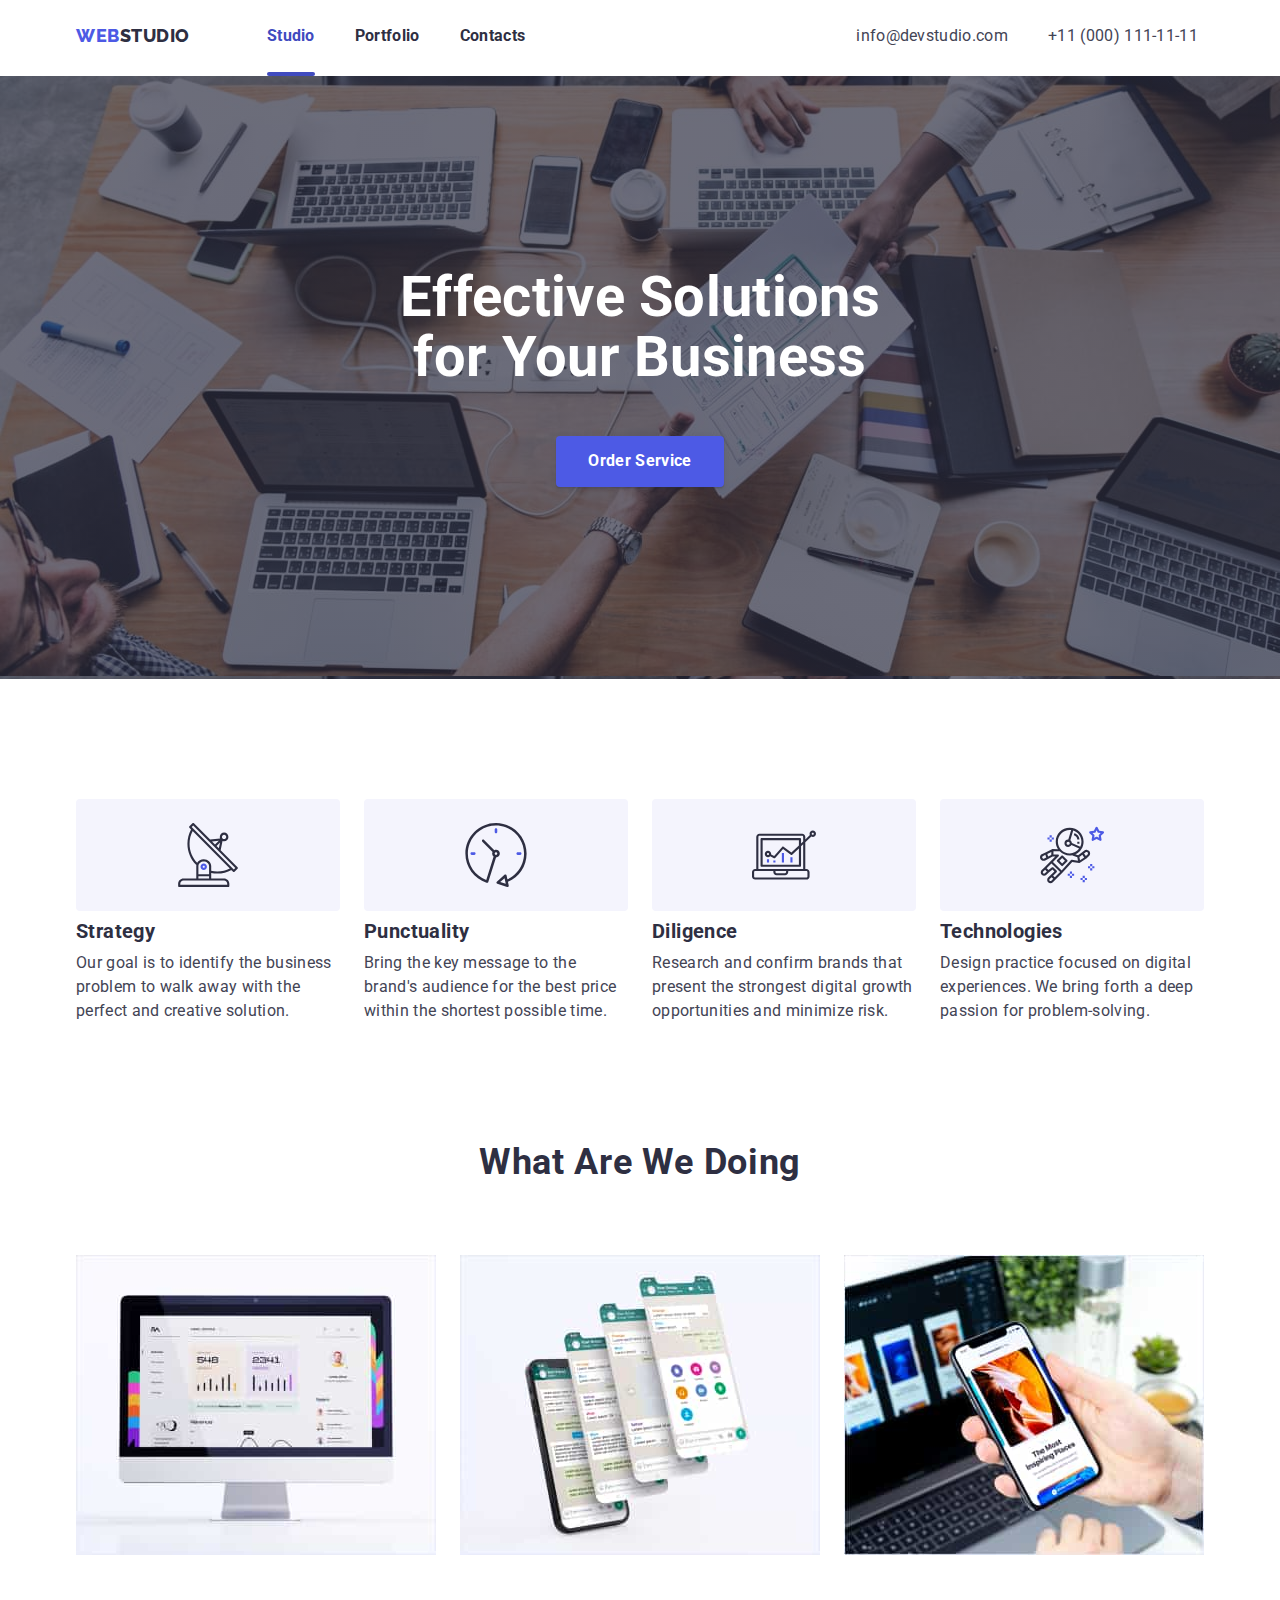
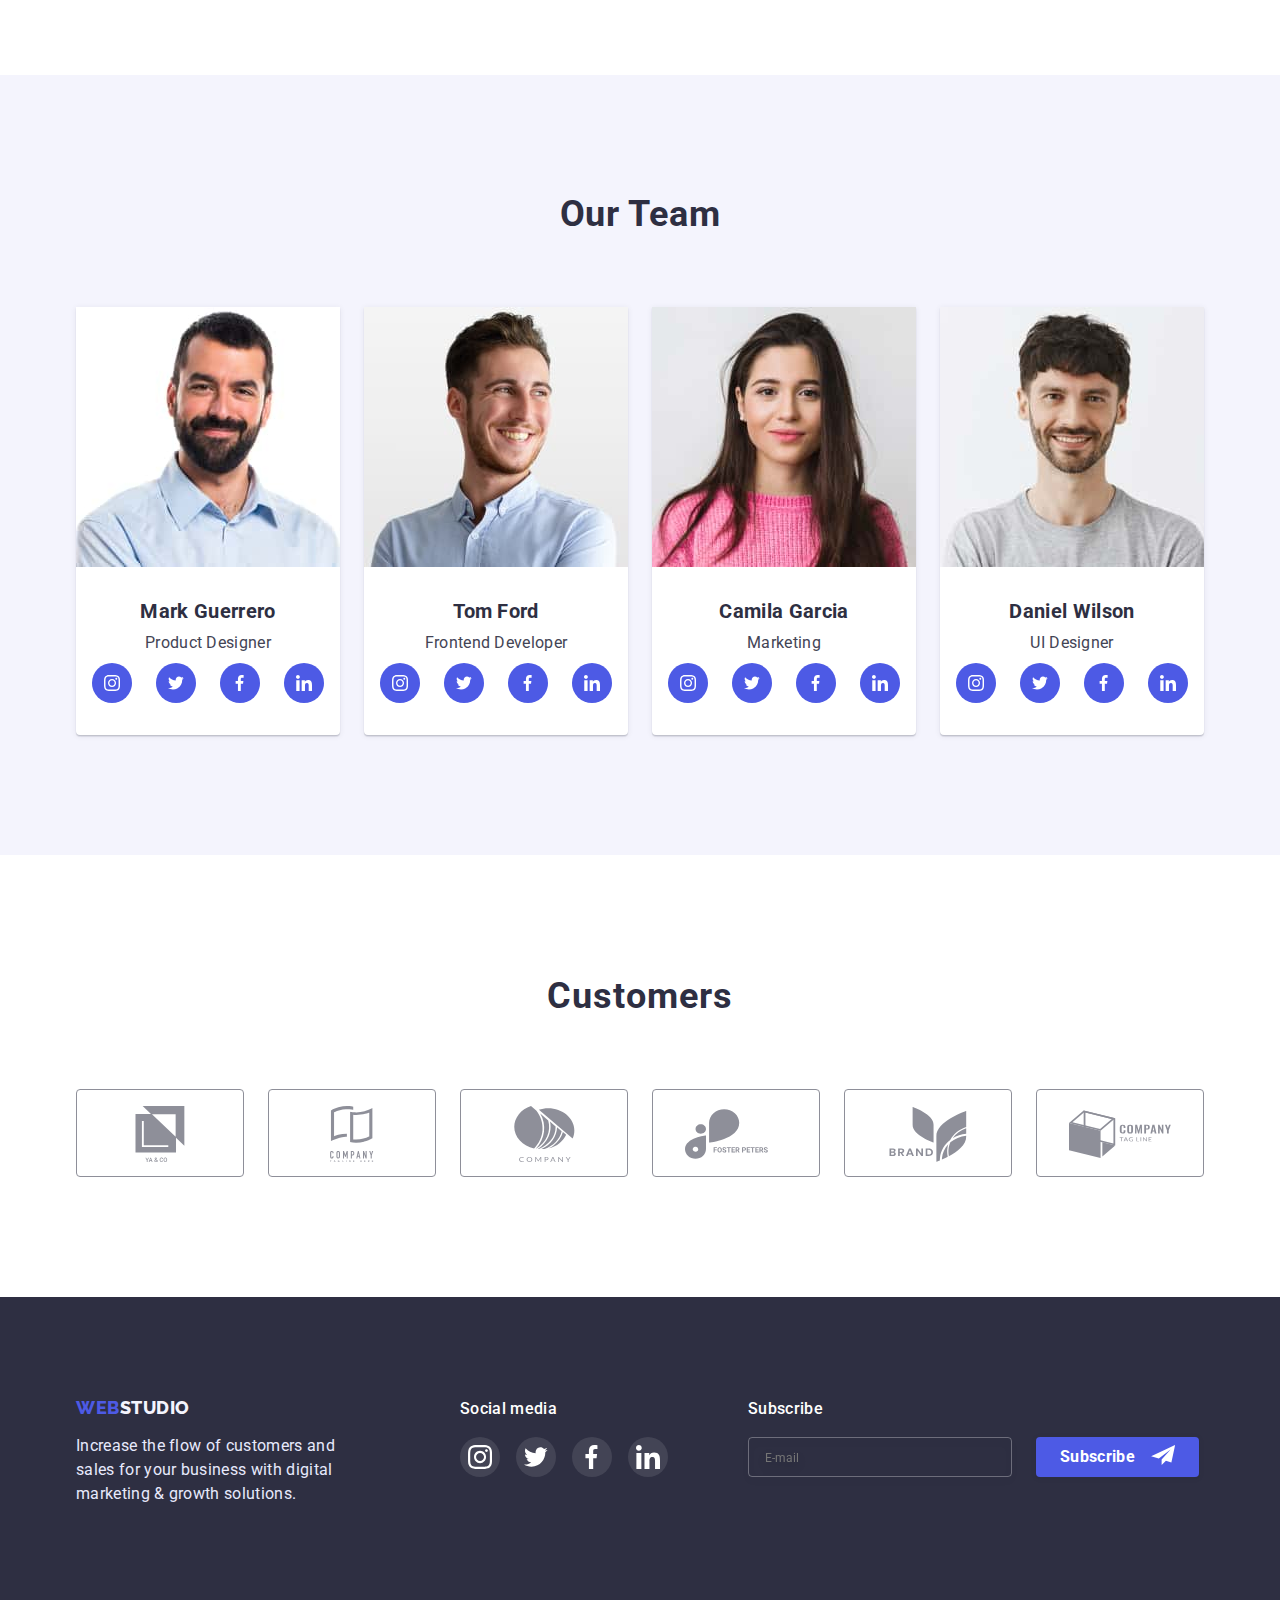
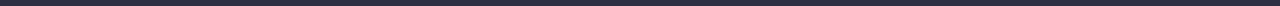
<file: index.html>
<!DOCTYPE html>
<html lang="en">
  <head>
    <meta charset="UTF-8" />
    <meta http-equiv="X-UA-Compatible" content="IE=edge" />
    <meta name="viewport" content="width=device-width, initial-scale=1.0" />
    <title>Web studio</title>
    <link rel="preconnect" href="https://fonts.googleapis.com" />
    <link rel="preconnect" href="https://fonts.gstatic.com" crossorigin />
    <link
      href="https://fonts.googleapis.com/css2?family=Raleway:wght@800&family=Roboto:wght@400;700&display=swap"
      rel="stylesheet"
    />
    <link rel="stylesheet" href="./css/modern-normalize.css" />
    <link rel="stylesheet" href="./css/styles.css" />
  </head>
  <body>
    <header class="header">
      <div class="container container-header">
        <nav class="site-nav">
          <a href="./index.html" class="logo">
            <span class="blue-logo">web</span>studio</a
          >
          <ul class="nav-list">
            <li class="current-studio">
              <a class="studio-link" href="./index.html">Studio</a>
            </li>

            <li><a href="./portfolio.html">Portfolio</a></li>

            <li><a href="">Contacts</a></li>
          </ul>
        </nav>
        <!-- Contacts -->
        <ul class="contact-list">
          <li class="envelope">
            <a href="mailto:info@devstudio.com">info@devstudio.com</a>
          </li>
          <li>
            <a class="phone" href="tel:+110001111111">+11 (000) 111-11-11</a>
          </li>
        </ul>
      </div>
    </header>
    <main>
      <!-- ============================HERO================== -->
      <section class="hero">
        <h1 class="hero-title">Effective Solutions for Your Business</h1>
        <button data-modal-open type="button" class="blue-button">
          Order Service
        </button>
      </section>
      <!--======================= List of advantages========================= -->
      <section class="advantages-section">
        <h2 class="visually-hidden">advantages</h2>
        <div class="container container-advantages">
          <ul class="advantages-list">
            <li>
              <div class="advantages-icon-container">
                <svg class="advantages-icon" width="64px" height="64px">
                  <use href="./images/icon.svg#icon-antenna"></use>
                </svg>
              </div>
              <h3 class="advantages-sub-title">Strategy</h3>
              <p class="advantages-list-item">
                Our goal is to identify the business problem to walk away with
                the perfect and creative solution.
              </p>
            </li>
            <li>
              <div class="advantages-icon-container">
                <svg class="advantages-icon" width="64px" height="64px">
                  <use href="./images/icon.svg#icon-clock"></use>
                </svg>
              </div>
              <h3 class="advantages-sub-title">Punctuality</h3>
              <p class="advantages-list-item">
                Bring the key message to the brand's audience for the best price
                within the shortest possible time.
              </p>
            </li>
            <li>
              <div class="advantages-icon-container">
                <svg class="advantages-icon" width="64px" height="64px">
                  <use href="./images/icon.svg#icon-diagram"></use>
                </svg>
              </div>
              <h3 class="advantages-sub-title">Diligence</h3>
              <p class="advantages-list-item">
                Research and confirm brands that present the strongest digital
                growth opportunities and minimize risk.
              </p>
            </li>
            <li>
              <div class="advantages-icon-container">
                <svg class="advantages-icon" width="64px" height="64px">
                  <use href="./images/icon.svg#icon-astronaut"></use>
                </svg>
              </div>
              <h3 class="advantages-sub-title">Technologies</h3>
              <p class="advantages-list-item">
                Design practice focused on digital experiences. We bring forth a
                deep passion for problem-solving.
              </p>
            </li>
          </ul>
        </div>
      </section>
      <!-- Offers -->
      <section class="occupation">
        <div class="container-occupation container">
          <h2 class="occupation-title">What Are We Doing</h2>
          <ul class="occupation-list">
            <li>
              <img src="./images/1.jpg" alt="Computer screen" width="360" />
            </li>
            <li>
              <img src="./images/2.jpg" alt="Phone screen" width="360" />
            </li>
            <li>
              <img
                src="./images/3.jpg"
                alt="Phone and computer screen"
                width="360"
              />
            </li>
          </ul>
        </div>
      </section>
      <!-- Team -->
      <section class="our-team">
        <div class="container-our-team container">
          <h2 class="our-team-title">Our Team</h2>
          <ul class="member-list">
            <!-- ======================================Mark================================================ -->
            <li class="our-team-item">
              <img
                src="./images/mark_guerrero.jpg"
                alt="Mark Guerrero's photo"
                width="264"
              />
              <div class="our-team-member">
                <h3 class="member">Mark Guerrero</h3>
                <p>Product Designer</p>
                <ul class="socials-list">
                  <li class="socials-list-item">
                    <a href="" class="socials-link">
                      <svg class="socials-item" width="40px" height="40px">
                        <use
                          class="use-socials"
                          href="./images/icon.svg#icon-instagram"
                        ></use>
                      </svg>
                    </a>
                  </li>
                  <li class="socials-list-item">
                    <a href="" class="socials-link">
                      <svg class="socials-item" width="40px" height="40px">
                        <use
                          class="use-socials"
                          href="./images/icon.svg#icon-tweeter"
                        ></use>
                      </svg>
                    </a>
                  </li>
                  <li class="socials-list-item">
                    <a href="" class="socials-link">
                      <svg class="socials-item" width="40px" height="40px">
                        <use
                          class="use-socials"
                          href="./images/icon.svg#icon-facebook"
                        ></use>
                      </svg>
                    </a>
                  </li>
                  <li class="socials-list-item">
                    <a href="" class="socials-link">
                      <svg class="socials-item" width="40px" height="40px">
                        <use
                          class="use-socials"
                          href="./images/icon.svg#icon-linkedin"
                        ></use>
                      </svg>
                    </a>
                  </li>
                </ul>
              </div>
            </li>
            <!-- ======================================Tom================================================ -->
            <li class="our-team-item">
              <img
                src="./images/tom_ford.jpg"
                alt="Tom Ford's photo"
                width="264"
              />
              <div class="our-team-member">
                <h3 class="member">Tom Ford</h3>
                <p>Frontend Developer</p>
                <ul class="socials-list">
                  <li class="socials-list-item">
                    <a href="" class="socials-link">
                      <svg class="socials-item" width="40px" height="40px">
                        <use
                          class="use-socials"
                          href="./images/icon.svg#icon-instagram"
                        ></use>
                      </svg>
                    </a>
                  </li>
                  <li class="socials-list-item">
                    <a href="" class="socials-link">
                      <svg class="socials-item" width="40px" height="40px">
                        <use
                          class="use-socials"
                          href="./images/icon.svg#icon-tweeter"
                        ></use>
                      </svg>
                    </a>
                  </li>
                  <li class="socials-list-item">
                    <a href="" class="socials-link">
                      <svg class="socials-item" width="40px" height="40px">
                        <use
                          class="use-socials"
                          href="./images/icon.svg#icon-facebook"
                        ></use>
                      </svg>
                    </a>
                  </li>
                  <li class="socials-list-item">
                    <a href="" class="socials-link">
                      <svg class="socials-item" width="40px" height="40px">
                        <use
                          class="use-socials"
                          href="./images/icon.svg#icon-linkedin"
                        ></use>
                      </svg>
                    </a>
                  </li>
                </ul>
              </div>
            </li>
            <!-- ======================================Camila================================================ -->
            <li class="our-team-item">
              <img
                src="./images/camila_garcia.jpg"
                alt="Camila Garcia's photo"
                width="264"
              />
              <div class="our-team-member">
                <h3 class="member">Camila Garcia</h3>
                <p>Marketing</p>
                <ul class="socials-list">
                  <li class="socials-list-item">
                    <a href="" class="socials-link">
                      <svg class="socials-item" width="40px" height="40px">
                        <use
                          class="use-socials"
                          href="./images/icon.svg#icon-instagram"
                        ></use>
                      </svg>
                    </a>
                  </li>
                  <li class="socials-list-item">
                    <a href="" class="socials-link">
                      <svg class="socials-item" width="40px" height="40px">
                        <use
                          class="use-socials"
                          href="./images/icon.svg#icon-tweeter"
                        ></use>
                      </svg>
                    </a>
                  </li>
                  <li class="socials-list-item">
                    <a href="" class="socials-link">
                      <svg class="socials-item" width="40px" height="40px">
                        <use
                          class="use-socials"
                          href="./images/icon.svg#icon-facebook"
                        ></use>
                      </svg>
                    </a>
                  </li>
                  <li class="socials-list-item">
                    <a href="" class="socials-link">
                      <svg class="socials-item" width="40px" height="40px">
                        <use
                          class="use-socials"
                          href="./images/icon.svg#icon-linkedin"
                        ></use>
                      </svg>
                    </a>
                  </li>
                </ul>
              </div>
            </li>
            <!-- ======================================Daniel================================================ -->
            <li class="our-team-item">
              <img
                src="./images/daniel_wilson.jpg"
                alt="Daniel Wilson's photo"
                width="264"
              />
              <div class="our-team-member">
                <h3 class="member">Daniel Wilson</h3>
                <p>UI Designer</p>
                <ul class="socials-list">
                  <li class="socials-list-item">
                    <a href="" class="socials-link">
                      <svg class="socials-item" width="40px" height="40px">
                        <use
                          class="use-socials"
                          href="./images/icon.svg#icon-instagram"
                        ></use>
                      </svg>
                    </a>
                  </li>
                  <li class="socials-list-item">
                    <a href="" class="socials-link">
                      <svg class="socials-item" width="40px" height="40px">
                        <use
                          class="use-socials"
                          href="./images/icon.svg#icon-tweeter"
                        ></use>
                      </svg>
                    </a>
                  </li>
                  <li class="socials-list-item">
                    <a href="" class="socials-link">
                      <svg class="socials-item" width="40px" height="40px">
                        <use
                          class="use-socials"
                          href="./images/icon.svg#icon-facebook"
                        ></use>
                      </svg>
                    </a>
                  </li>
                  <li class="socials-list-item">
                    <a href="" class="socials-link">
                      <svg class="socials-item" width="40px" height="40px">
                        <use
                          class="use-socials"
                          href="./images/icon.svg#icon-linkedin"
                        ></use>
                      </svg>
                    </a>
                  </li>
                </ul>
              </div>
            </li>
          </ul>
        </div>
      </section>
      <!-- ===============================================CUSTOMERS============================== -->
      <section class="customers">
        <div class="container">
          <h2 class="customers-title">Customers</h2>
          <ul class="customer-list">
            <li class="customer-list-item">
              <a href="" class="customer-list-item-link">
                <svg class="customers-item" width="40px" height="40px">
                  <use
                    class="use-customers"
                    href="./images/icon.svg#icon-ya"
                  ></use>
                </svg>
              </a>
            </li>
            <li class="customer-list-item">
              <a href="" class="customer-list-item-link">
                <svg class="customers-item" width="40px" height="40px">
                  <use
                    class="use-customers"
                    href="./images/icon.svg#icon-tagline-here"
                  ></use>
                </svg>
              </a>
            </li>
            <li class="customer-list-item">
              <a href="" class="customer-list-item-link">
                <svg class="customers-item" width="40px" height="40px">
                  <use
                    class="use-customers"
                    href="./images/icon.svg#icon-company"
                  ></use>
                </svg>
              </a>
            </li>
            <li class="customer-list-item">
              <a href="" class="customer-list-item-link">
                <svg class="customers-item" width="40px" height="40px">
                  <use
                    class="use-customers"
                    href="./images/icon.svg#icon-foster"
                  ></use>
                </svg>
              </a>
            </li>
            <li class="customer-list-item">
              <a href="" class="customer-list-item-link">
                <svg class="customers-item" width="40px" height="40px">
                  <use
                    class="use-customers"
                    href="./images/icon.svg#icon-brand"
                  ></use>
                </svg>
              </a>
            </li>
            <li class="customer-list-item">
              <a href="" class="customer-list-item-link">
                <svg class="customers-item" width="40px" height="40px">
                  <use
                    class="use-customers"
                    href="./images/icon.svg#icon-tagline"
                  ></use>
                </svg>
              </a>
            </li>
          </ul>
        </div>
      </section>
      <div class="backdrop is-hidden" data-modal>
        <div class="modal">
          <form class="modal-form">
            <p class="modal-text">
              Leave your contacts and we will call you back
            </p>
            <div class="form-container">
              <label for="name"
                >Name
                <input
                  class="inputs input-person"
                  type="text"
                  name="name"
                  id="name"
                />
                <svg class="svg-person" width="12px" height="12px">
                  <use
                    class="use-person"
                    href="./images/icon.svg#icon-person"
                  ></use>
                </svg>
              </label>
            </div>
            <div class="form-container">
              <label for="phone"
                >Phone
                <input
                  class="inputs input-phone"
                  type="tel"
                  name="phone"
                  id="phone"
                />
                <svg class="svg-phone" width="12px" height="12px">
                  <use
                    class="use-phone"
                    href="./images/icon.svg#icon-phone"
                  ></use>
                </svg>
              </label>
            </div>
            <div class="form-container">
              <label for="email"
                >Email
                <input
                  class="inputs input-email"
                  type="email"
                  name="email"
                  id="email"
                />
                <svg class="svg-email" width="12px" height="12px">
                  <use
                    class="use-envelope"
                    href="./images/icon.svg#icon-envelope"
                  ></use>
                </svg>
              </label>
            </div>
            <label for="comment">Comment</label>
            <textarea
              class="text-area"
              name="comment"
              id="comment"
              rows="6"
              placeholder="Text input"
            ></textarea>
            <div class="checkbox-container">
              <label for="checkbox" class="policy">
                I accept the terms and conditions of the
                <input
                  type="checkbox"
                  name="checkbox"
                  id="checkbox"
                  class="checkbox"
                />
                <span class="icon-checkbox"></span>
                <a href="" class="policy-link"> Privacy Policy</a>
              </label>
            </div>
            <button class="blue-button send" type="submit">Send</button>
          </form>
          <button class="close-button" type="button" data-modal-close>
            <svg class="cross">
              <use class="use-cross" href="./images/icon.svg#icon-cross"></use>
            </svg>
          </button>
        </div>
      </div>
    </main>
    <!-- ========================================================FOOTER=============================== -->
    <footer class="bottom">
      <div class="container bottom-container">
        <div class="logo-block">
          <a class="second-logo" href="./index.html">
            <span class="blue-logo">web</span>studio
          </a>
          <p class="summury">
            Increase the flow of customers and sales for your business with
            digital marketing & growth solutions.
          </p>
        </div>
        <div class="social-media">
          <h2 class="social-media-title">Social media</h2>
          <ul class="social-media-list">
            <li class="social-media-list-item">
              <a href="" class="social-media-link">
                <svg class="social-media-item" width="40px" height="40px">
                  <use
                    class="use-social-media"
                    href="./images/icon.svg#icon-instagram"
                  ></use>
                </svg>
              </a>
            </li>
            <li class="social-media-list-item">
              <a href="" class="social-media-link">
                <svg class="social-media-item" width="40px" height="40px">
                  <use
                    class="use-social-media"
                    href="./images/icon.svg#icon-tweeter"
                  ></use>
                </svg>
              </a>
            </li>
            <li class="social-media-list-item">
              <a href="" class="social-media-link">
                <svg class="social-media-item" width="40px" height="40px">
                  <use
                    class="use-social-media"
                    href="./images/icon.svg#icon-facebook"
                  ></use>
                </svg>
              </a>
            </li>
            <li class="social-media-list-item">
              <a href="" class="social-media-link">
                <svg class="social-media-item" width="40px" height="40px">
                  <use
                    class="use-social-media"
                    href="./images/icon.svg#icon-linkedin"
                  ></use>
                </svg>
              </a>
            </li>
          </ul>
        </div>
        <form class="subscribe-form">
          <div class="container-input">
            <label for="subscribe" class="subscribe"> Subscribe </label>
            <input
              class="subscribe-input"
              name="subscribe"
              type="email"
              id="subscribe"
              placeholder="E-mail"
            />
          </div>
          <button class="subscribe-button" type="submit">
            Subscribe
            <svg class="svg-send" width="24px" height="20px">
              <use class="use-send" href="./images/icon.svg#icon-send"></use>
            </svg>
          </button>
        </form>
      </div>
    </footer>
    <script src="./js/modal.js"></script>
  </body>
</html>
</file>
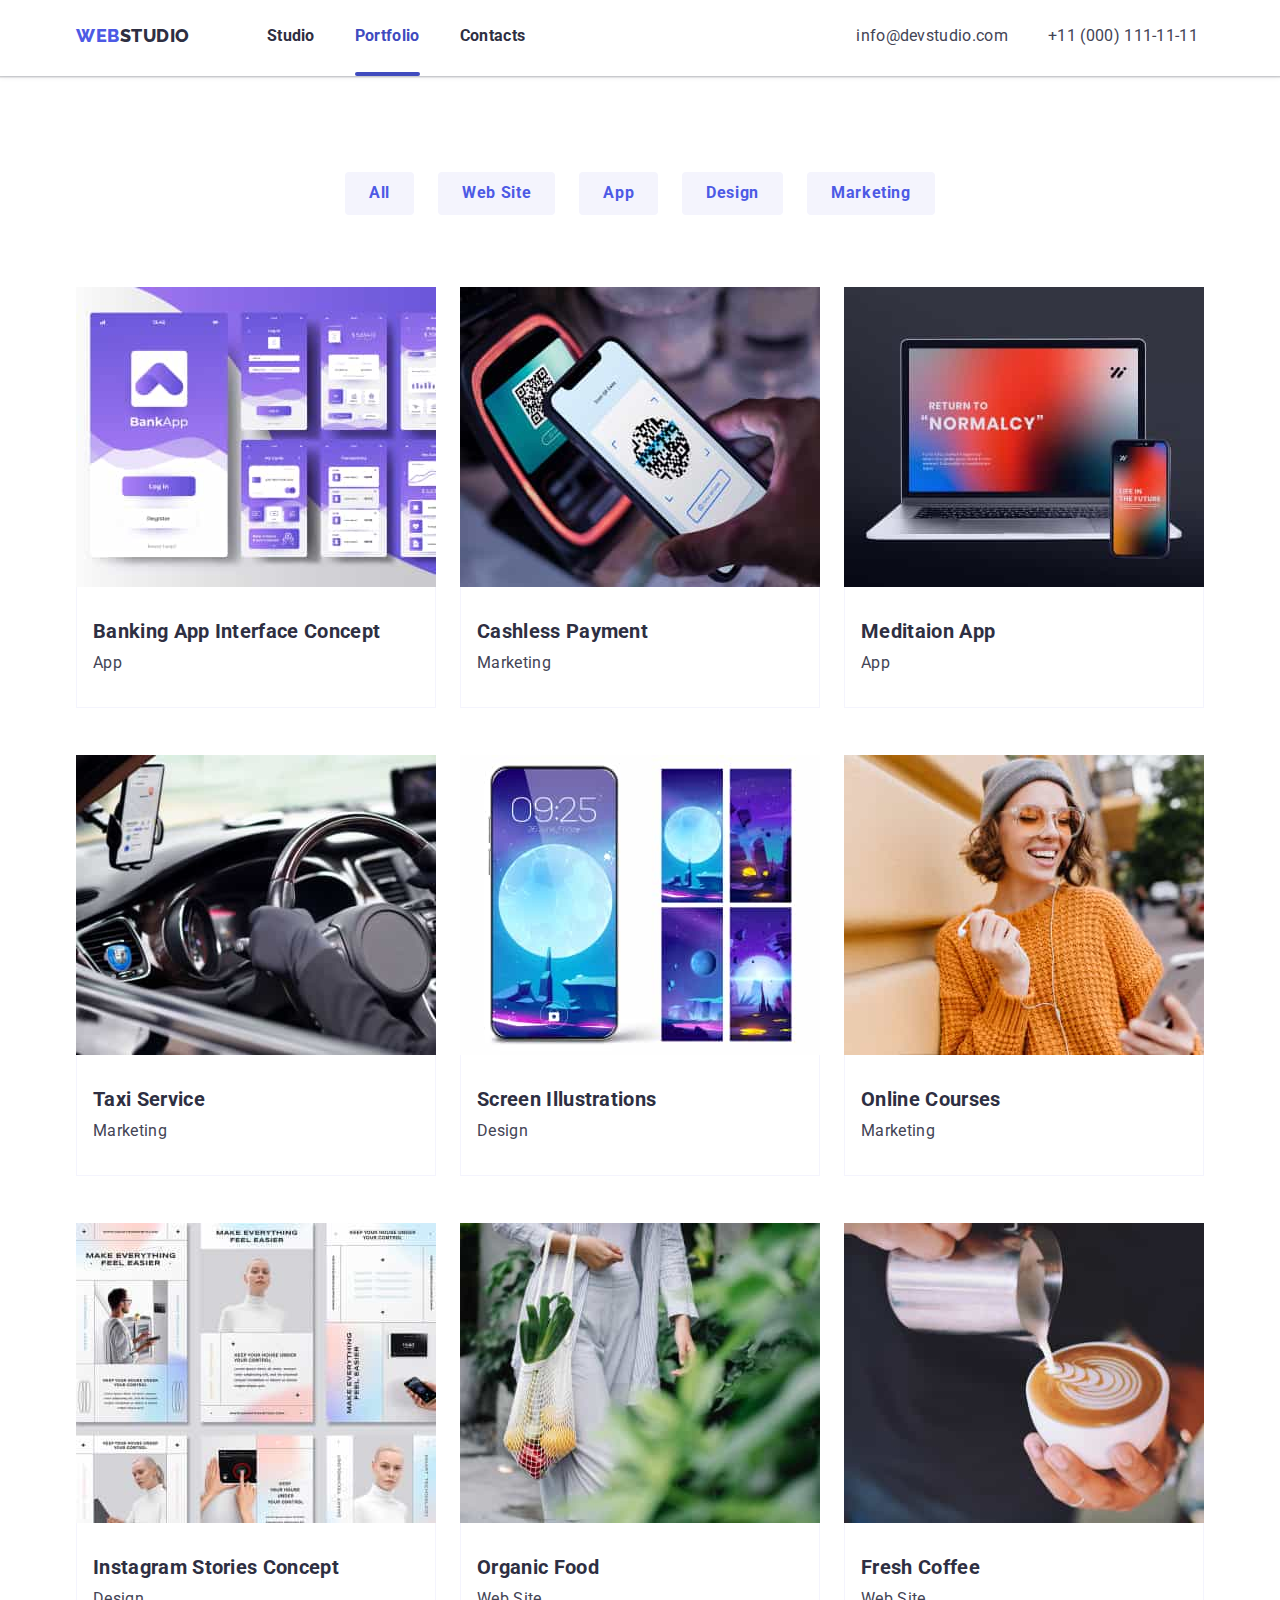
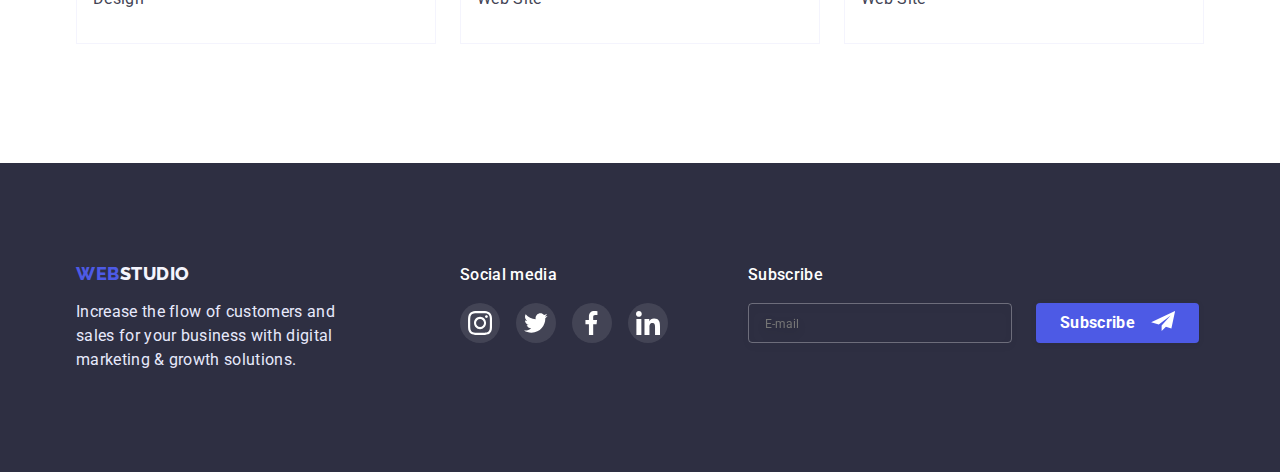
<file: portfolio.html>
<!DOCTYPE html>
<html lang="en">
  <head>
    <meta charset="UTF-8" />
    <meta http-equiv="X-UA-Compatible" content="IE=edge" />
    <meta name="viewport" content="width=device-width, initial-scale=1.0" />
    <title>Web studio</title>
    <link rel="preconnect" href="https://fonts.googleapis.com" />
    <link rel="preconnect" href="https://fonts.gstatic.com" crossorigin />
    <link
      href="https://fonts.googleapis.com/css2?family=Raleway:wght@800&family=Roboto:wght@400;700&display=swap"
      rel="stylesheet"
    />
    <link rel="stylesheet" href="./css/modern-normalize.css" />
    <link rel="stylesheet" href="./css/styles.css" />
  </head>
  <body>
    <header class="header">
      <div class="container container-header">
        <nav class="site-nav">
          <a href="./index.html" class="logo">
            <span class="blue-logo">web</span>studio</a
          >
          <ul class="nav-list">
            <li><a href="./index.html">Studio</a></li>

            <li class="current-portfolio">
              <a class="portfolio-link" href="./portfolio.html">Portfolio</a>
            </li>

            <li><a href="">Contacts</a></li>
          </ul>
        </nav>
        <!-- Contacts -->
        <ul class="contact-list">
          <li>
            <a href="mailto:info@devstudio.com">info@devstudio.com</a>
          </li>
          <li>
            <a href="tel:+110001111111">+11 (000) 111-11-11</a>
          </li>
        </ul>
      </div>
    </header>
    <main>
      <section class="list-button-section">
        <div class="container project-card-continer">
          <h1 class="visually-hidden">portfolio</h1>
          <ul class="button-list">
            <li><button type="button" class="white-button">All</button></li>
            <li>
              <button type="button" class="white-button">Web Site</button>
            </li>
            <li>
              <button type="button" class="white-button">App</button>
            </li>
            <li>
              <button type="button" class="white-button">Design</button>
            </li>
            <li>
              <button type="button" class="white-button">Marketing</button>
            </li>
          </ul>
          <ul class="project-card">
            <li class="project-item">
              <a href="">
                <div class="overlay-container">
                  <img
                    src="./images/banking-app-interface-concept.jpg"
                    alt="Banking App interface reference"
                    width="360"
                    height="300"
                  />
                  <div class="overlay">
                    <p class="overlay-text">
                      4 Stylish and User-Friendly App Design Concepts · Task
                      Manager App · Calorie Tracker App · Exotic Fruit Ecommerce
                      App · Cloud Storage App
                    </p>
                  </div>
                </div>
                <div class="project-item-text">
                  <h2 class="project-item-title">
                    Banking App Interface Concept
                  </h2>
                  <p>App</p>
                </div>
              </a>
            </li>
            <li class="project-item">
              <a href="">
                <div class="overlay-container">
                  <img
                    src="./images/cashless-payment.jpg"
                    alt=" cell phone and payment termial"
                    width="360"
                    height="300"
                  />
                  <div class="overlay">
                    <p class="overlay-text">
                      4 Stylish and User-Friendly App Design Concepts · Task
                      Manager App · Calorie Tracker App · Exotic Fruit Ecommerce
                      App · Cloud Storage App
                    </p>
                  </div>
                </div>
                <div class="project-item-text">
                  <h2 class="project-item-title">Cashless Payment</h2>
                  <p>Marketing</p>
                </div>
              </a>
            </li>
            <li class="project-item">
              <a href="">
                <div class="overlay-container">
                  <img
                    src="./images/meditaion-app.jpg"
                    alt="Laptop and cell phone"
                    width="360"
                    height="300"
                  />
                  <div class="overlay">
                    <p class="overlay-text">
                      4 Stylish and User-Friendly App Design Concepts · Task
                      Manager App · Calorie Tracker App · Exotic Fruit Ecommerce
                      App · Cloud Storage App
                    </p>
                  </div>
                </div>
                <div class="project-item-text">
                  <h2 class="project-item-title">Meditaion App</h2>
                  <p>App</p>
                </div>
              </a>
            </li>
            <li class="project-item">
              <a href="">
                <div class="overlay-container">
                  <img
                    src="./images/taxi-service.jpg"
                    alt="hands on steering"
                    width="360"
                    height="300"
                  />
                  <div class="overlay">
                    <p class="overlay-text">
                      4 Stylish and User-Friendly App Design Concepts · Task
                      Manager App · Calorie Tracker App · Exotic Fruit Ecommerce
                      App · Cloud Storage App
                    </p>
                  </div>
                </div>
                <div class="project-item-text">
                  <h2 class="project-item-title">Taxi Service</h2>
                  <p>Marketing</p>
                </div>
              </a>
            </li>
            <li class="project-item">
              <a href="">
                <div class="overlay-container">
                  <img
                    src="./images/screen-illustrations.jpg"
                    alt="cell phone with Moon on a screen"
                    width="360"
                    height="300"
                  />
                  <div class="overlay">
                    <p class="overlay-text">
                      4 Stylish and User-Friendly App Design Concepts · Task
                      Manager App · Calorie Tracker App · Exotic Fruit Ecommerce
                      App · Cloud Storage App
                    </p>
                  </div>
                </div>
                <div class="project-item-text">
                  <h2 class="project-item-title">Screen Illustrations</h2>
                  <p>Design</p>
                </div>
              </a>
            </li>
            <li class="project-item">
              <a href="">
                <div class="overlay-container">
                  <img
                    src="./images/online-courses.jpg"
                    alt="woman in orange pullover"
                    width="360"
                    height="300"
                  />
                  <div class="overlay">
                    <p class="overlay-text">
                      4 Stylish and User-Friendly App Design Concepts · Task
                      Manager App · Calorie Tracker App · Exotic Fruit Ecommerce
                      App · Cloud Storage App
                    </p>
                  </div>
                </div>
                <div class="project-item-text">
                  <h2 class="project-item-title">Online Courses</h2>
                  <p>Marketing</p>
                </div>
              </a>
            </li>
            <li class="project-item">
              <a href="">
                <div class="overlay-container">
                  <img
                    src="./images/instagram-stories-concept.jpg"
                    alt="people in stories"
                    width="360"
                    height="300"
                  />
                  <div class="overlay">
                    <p class="overlay-text">
                      4 Stylish and User-Friendly App Design Concepts · Task
                      Manager App · Calorie Tracker App · Exotic Fruit Ecommerce
                      App · Cloud Storage App
                    </p>
                  </div>
                </div>
                <div class="project-item-text">
                  <h2 class="project-item-title">Instagram Stories Concept</h2>
                  <p>Design</p>
                </div>
              </a>
            </li>
            <li class="project-item">
              <a href="">
                <div class="overlay-container">
                  <img
                    src="./images/organic-food.jpg"
                    alt="healthy food in a bag"
                    width="360"
                    height="300"
                  />
                  <div class="overlay">
                    <p class="overlay-text">
                      4 Stylish and User-Friendly App Design Concepts · Task
                      Manager App · Calorie Tracker App · Exotic Fruit Ecommerce
                      App · Cloud Storage App
                    </p>
                  </div>
                </div>
                <div class="project-item-text">
                  <h2 class="project-item-title">Organic Food</h2>
                  <p>Web Site</p>
                </div>
              </a>
            </li>
            <li class="project-item">
              <a href="">
                <div class="overlay-container">
                  <img
                    src="./images/fresh-coffee.jpg"
                    alt=""
                    width="360"
                    height="300"
                  />
                  <div class="overlay">
                    <p class="overlay-text">
                      4 Stylish and User-Friendly App Design Concepts · Task
                      Manager App · Calorie Tracker App · Exotic Fruit Ecommerce
                      App · Cloud Storage App
                    </p>
                  </div>
                </div>
                <div class="project-item-text">
                  <h2 class="project-item-title">Fresh Coffee</h2>
                  <p>Web Site</p>
                </div>
              </a>
            </li>
          </ul>
        </div>
      </section>
    </main>
    <footer class="bottom">
      <div class="container bottom-container">
        <div class="logo-block">
          <a class="second-logo" href="./index.html">
            <span class="blue-logo">web</span>studio
          </a>
          <p class="summury">
            Increase the flow of customers and sales for your business with
            digital marketing & growth solutions.
          </p>
        </div>
        <div class="social-media">
          <h2 class="social-media-title">Social media</h2>
          <ul class="social-media-list">
            <li class="social-media-list-item">
              <a href="" class="social-media-link">
                <svg class="social-media-item" width="40px" height="40px">
                  <use
                    class="use-social-media"
                    href="./images/icon.svg#icon-instagram"
                  ></use>
                </svg>
              </a>
            </li>
            <li class="social-media-list-item">
              <a href="" class="social-media-link">
                <svg class="social-media-item" width="40px" height="40px">
                  <use
                    class="use-social-media"
                    href="./images/icon.svg#icon-tweeter"
                  ></use>
                </svg>
              </a>
            </li>
            <li class="social-media-list-item">
              <a href="" class="social-media-link">
                <svg class="social-media-item" width="40px" height="40px">
                  <use
                    class="use-social-media"
                    href="./images/icon.svg#icon-facebook"
                  ></use>
                </svg>
              </a>
            </li>
            <li class="social-media-list-item">
              <a href="" class="social-media-link">
                <svg class="social-media-item" width="40px" height="40px">
                  <use
                    class="use-social-media"
                    href="./images/icon.svg#icon-linkedin"
                  ></use>
                </svg>
              </a>
            </li>
          </ul>
        </div>
        <form class="subscribe-form">
          <div class="container-input">
            <label for="subscribe" class="subscribe"> Subscribe </label>
            <input
              class="subscribe-input"
              name="subscribe"
              type="email"
              id="subscribe"
              placeholder="E-mail"
            />
          </div>
          <button class="subscribe-button" type="submit">
            Subscribe
            <svg class="svg-send" width="24px" height="20px">
              <use class="use-send" href="./images/icon.svg#icon-send"></use>
            </svg>
          </button>
        </form>
      </div>
    </footer>
  </body>
</html>
</file>
<file: css/styles.css>
/* main background color #E5E5E5 */
/* secondary background color #F4F4FD */
/* (title, footer and hero) title color "NAVY BLUE" #2E2F42 */
/* text color slate #434455 */
/* white button color  #E7E9FC */
/* white button text color "IRIS" #4D5AE5 */
/* blue button color #4D5AE5 */
/* blue button text color #FFFFFF */
/* active blue button color #404BBF */

:root {
  --main-background-color: #ffffff;
  --secondary-background-color: #f4f4fd;
  --title-color-navyblue: #2e2f42;
  --text-color-slate: #434455;
  --white-button-color: #f4f4fd;
  --white-button-text-color: #4d5ae5;
  --blue-button-color: #4d5ae5;
  --blue-button-text-color: #ffffff;
  --active-blue-button-color: #404bbf;
  --timing-function: cubic-bezier(0.4, 0, 0.2, 1);
}

* {
  padding: 0;
  margin: 0;
}

body {
  font-family: "Roboto", sans-serif;
  letter-spacing: 0.02em;
  color: var(--text-color-slate);
}

a {
  text-decoration: none;
}

img {
  display: block;
}

/* button:hover,
button:focus,
a:hover,
a:focus,
li:hover,
li:focus,
div:hover,
div:focus,
.project-item:hover .overlay {
  transition: color 250ms var(--timing-function),
    background-color 250ms var(--timing-function),
    fill 250ms var(--timing-function), box-shadow 250ms var(--timing-function),
    transform 250ms var(--timing-function);
} */

/* ================== NAVIGAGION================== */
.logo {
  font-size: 18px;
  font-weight: 800;
  text-transform: uppercase;
  font-family: "Raleway", sans-serif;
  color: var(--title-color-navyblue);
  letter-spacing: 0.03em;
  display: flex;
  align-items: center;
}

.container {
  width: 1158px;
  padding-left: 15px;
  padding-right: 15px;
  margin: 0 auto;
}

.current-studio {
  position: relative;
  color: var(--active-blue-button-color);
}

.current-studio::after {
  content: "";
  position: absolute;
  display: block;
  width: 100%;
  background-color: var(--active-blue-button-color);
  border-radius: 2px;
  height: 4px;
  transform: translateY(24px);
}

.current-portfolio {
  position: relative;
  color: var(--active-blue-button-color);
}

.nav-list .studio-link {
  color: var(--active-blue-button-color);
}

.nav-list .portfolio-link {
  color: var(--active-blue-button-color);
}

.nav-list .current-portfolio::after {
  content: "";
  position: absolute;
  display: block;
  width: 100%;
  background-color: var(--active-blue-button-color);
  border-radius: 2px;
  height: 4px;
  transform: translateY(24px);
}
/* ==============================FLEX======================= */
.header {
  box-shadow: 0px 2px 1px rgba(46, 47, 66, 0.08),
    0px 1px 1px rgba(46, 47, 66, 0.16), 0px 1px 6px rgba(46, 47, 66, 0.08);
}

.site-nav {
  display: flex;
  margin-right: 331px;
}

.nav-list {
  display: flex;
  margin-left: 77px;
}

.contact-list {
  display: flex;
  align-items: center;
}

.envelope::before {
  content: "";
  width: 24px;
  height: 24px;
  background-image: url(../images/icon.svg#icon-envelope);
  background-size: contain;
}
.container-header {
  display: flex;
  padding: 24px 15px 28px 15px;
  align-items: center;
}

/* ==============================FLEX======================= */

ul {
  list-style: none;
}

header {
  background-color: var(--main-background-color);
}

.nav-list li {
  font-weight: 700;
  color: var(--title-color-navyblue);
  line-height: 1.5;
}

.nav-list li:nth-child(-n + 2) {
  margin-right: 40px;
}

.contact-list li:first-child {
  margin-right: 40px;
}

.nav-list a {
  color: var(--title-color-navyblue);
  transition: color 250ms var(--timing-function);
}

.nav-list a:hover,
.nav-list a:focus {
  color: var(--white-button-text-color);
}

.contact-list a:hover,
.contact-list a:focus {
  color: var(--blue-button-color);
}

.nav-list a:active {
  color: var(--blue-button-color);
}

.contact-list a {
  color: var(--text-color-slate);
  transition: color 250ms var(--timing-function);
}

.contact-list a:active {
  color: var(--active-blue-button-color);
}

.blue-logo {
  color: var(--white-button-text-color);
}

/* ==========================HERO============================== */
.hero-title {
  font-family: "Roboto", sans-serif;
  text-align: center;
  line-height: 1.07;
  color: var(--blue-button-text-color);
  font-weight: 700;
  font-size: 56px;
  width: 492px;
  margin-bottom: 48px;
}

.hero .container {
  padding: 0px 15px;
}

.hero {
  display: flex;
  justify-content: center;
  align-items: center;
  flex-direction: column;
  flex-wrap: wrap;
  background-color: var(--title-color-navyblue);
  background-image: linear-gradient(
      to right,
      rgba(46, 47, 66, 0.7),
      rgba(46, 47, 66, 0.7)
    ),
    url(../images/people-office.jpg);
  padding-top: 192px;
  padding-bottom: 192px;
  height: 603px;
  max-width: 1440px;
  margin: 0 auto;
}

button {
  font-family: "Roboto", sans-serif;
  font-weight: 700;
  font-size: 16px;
  cursor: pointer;
  letter-spacing: 0.04em;
  line-height: 1.17;
  display: flex;
  border: 0ex;
}

.blue-button {
  box-shadow: 0px 1px 6px rgba(46, 47, 66, 0.08),
    0px 1px 1px rgba(46, 47, 66, 0.16), 0px 2px 1px rgba(46, 47, 66, 0.08);
  border-radius: 4px;
  padding: 16px 32px 16px 32px;
  background-color: var(--blue-button-color);
  color: var(--blue-button-text-color);
  letter-spacing: 0.02em;
  line-height: 1.17;
  transition: background-color 250ms var(--timing-function),
    box-shadow 250ms var(--timing-function);
  justify-content: center;
}

.blue-button:hover,
.blue-button:focus {
  box-shadow: 0px 4px 4px rgba(0, 0, 0, 0.15);
  background-color: #404bbf;
}

.blue-button:active {
  box-shadow: 0px 4px 4px 0px #00000026;
  background-color: var(--active-blue-button-color);
}

/* ===================ADVANTAGES============================= */
.visually-hidden {
  position: absolute;
  width: 1px;
  height: 1px;
  margin: -1px;
  border: 0;
  padding: 0;
  white-space: nowrap;
  clip-path: inset(100%);
  clip: rect(0 0 0 0);
  overflow: hidden;
}

.advantages-icon-container {
  width: 264px;
  height: 112px;
  background-color: #f4f4fd;
  border-radius: 4px;
  padding: 24px 100px;
  margin-bottom: 8px;
}

.advantages-list {
  display: flex;
  justify-content: center;
  gap: 24px;
}

.container-advantages {
  display: flex;
  justify-content: center;
}

.advantages-sub-title {
  color: var(--title-color-navyblue);
  font-family: "Roboto", sans-serif;
  font-weight: 700;
  font-size: 20px;
  line-height: 1.2;
  letter-spacing: 0.02em;
}

.advantages-list-item {
  margin-top: 8px;
  line-height: 1.5;
  font-size: 16px;
  width: 264px;
}

.advantages-section {
  display: flex;
  justify-content: center;
  padding-top: 120px;
}

.advantages-icon {
  fill: var(--title-color-navyblue);
}

/* =============================OFFERS=================================== */
.occupation h2 {
  font-family: "Roboto", sans-serif;
  text-align: center;
  font-size: 36px;
  line-height: 1.11;
  letter-spacing: 0.02em;
  color: var(--title-color-navyblue);
  font-weight: 700;
}

.occupation-title {
  margin-bottom: 72px;
}

.container-occupation {
  display: flex;
  justify-content: center;
  flex-direction: column;
}

.occupation-list {
  display: flex;
  justify-content: center;
  gap: 24px;
}

.occupation {
  padding-top: 120px;
  padding-bottom: 120px;
}

/* ===============================================OUR TEAM====================== */

.our-team {
  padding-top: 120px;
  padding-bottom: 120px;
  background-color: var(--secondary-background-color);
}

.our-team-title {
  text-align: center;
  margin-bottom: 72px;
  font-family: "Roboto", sans-serif;
  font-size: 36px;
  letter-spacing: 0.02em;
  color: var(--title-color-navyblue);
  line-height: 1.1;
}

.container-our-team {
  display: flex;
  justify-content: center;
  flex-direction: column;
}

.member-list .project-item-text {
  text-align: center;
  padding-left: 0px;
}

.member-list p {
  line-height: 1.5;
  font-size: 16px;
  margin-top: 8px;
}

.member {
  color: var(--title-color-navyblue);
  font-size: 20px;
  line-height: 1.2;
}

.member-list {
  display: flex;
  justify-content: center;
  gap: 24px;
}

.our-team-item {
  background-color: var(--main-background-color);
  box-shadow: 0px 1px 6px rgba(46, 47, 66, 0.08),
    0px 1px 1px rgba(46, 47, 66, 0.16), 0px 2px 1px rgba(46, 47, 66, 0.08);
  border-radius: 0px 0px 4px 4px;
}

.our-team-member {
  padding-top: 32px;
  padding-bottom: 32px;
  padding-left: 16px;
  padding-right: 16px;
  text-align: center;
}

.socials-list {
  display: flex;
  gap: 24px;
  margin-top: 8px;
  justify-content: center;
}

.socials-list-item {
  display: flex;
}

.socials-link {
  width: 40px;
  height: 40px;
  background-color: var(--blue-button-color);
  display: inline-flex;
  justify-content: center;
  align-items: center;
  border-radius: 50%;
  fill: var(--main-background-color);
  transition: background-color 250ms var(--timing-function);
}

.socials-link:hover,
.socials-link:focus {
  background-color: var(--active-blue-button-color);
}

.socials-item {
  width: 16px;
  height: 16px;
}

.use-socials {
  width: 40px;
  height: 40px;
}

/* ==========================================CUSTOMERS======================== */
.customers {
  padding-top: 120px;
  padding-bottom: 120px;
}

.customers-title {
  font-size: 36px;
  line-height: 1.17;
  letter-spacing: 0.03em;
  color: var(--title-color-navyblue);
  text-align: center;
}

.customer-list {
  display: flex;
  gap: 24px;
  margin-top: 72px;
}

.customer-list:hover,
.customer-list:focus {
  fill: #9747ff;
}

.customer-list-item-link {
  display: flex;
  border: 1px solid #8e8f99;
  padding: 16px 32px;
  width: 168px;
  height: 88px;
  border-radius: 4px;
  fill: #8e8f99;
  transition: fill 250ms var(--timing-function);
}

.customers-item {
  width: 104px;
  height: 56px;
}

.customer-list-item-link:hover,
.customer-list-item-link:focus {
  fill: #4d5ae5;
  border-color: #4d5ae5;
}
/* =========================================FOOTER========================== */

.bottom {
  padding-top: 100px;
  padding-bottom: 100px;
}

.bottom-container {
  width: 1158px;
  display: flex;
  align-items: baseline;
}

.logo-block {
  margin-right: 120px;
}

.social-media-title {
  color: var(--main-background-color);
  font-size: 16px;
  line-height: 1.5;
  font-weight: 500;
}

.social-media-list {
  display: flex;
  gap: 16px;
  margin-top: 16px;
}

.social-media-link:hover,
.social-media-link:focus {
  background-color: #31d0aa;
}

.social-media-list-item {
  width: 40px;
  height: 40px;
}

.social-media-link {
  display: flex;
  justify-content: center;
  align-items: center;
  width: 40px;
  height: 40px;
  background-color: rgba(255, 255, 255, 0.1);
  border-radius: 50%;
  transition: background-color 250ms var(--timing-function);
}

.social-media-item {
  width: 24px;
  height: 24px;
  fill: var(--main-background-color);
}

footer .second-logo {
  color: #f4f4fd;
  font-weight: 800;
  text-transform: uppercase;
  font-family: "Raleway", sans-serif;
  font-size: 18px;
  line-height: 1.17;
  letter-spacing: 0.03em;
}

footer {
  background-color: var(--title-color-navyblue);
}

.summury {
  max-width: 264px;
  color: #e7e9fc;
  line-height: 1.5;
  margin-top: 16px;
}

/* =====================================================PORTFOLIO======================== */
.overlay-container {
  position: relative;
  overflow: hidden;
}

.overlay-text {
  position: absolute;
  top: 40px;
  left: 32px;
  right: 32px;
  color: var(--white-button-color);
}

.overlay-container .overlay {
  position: absolute;
  width: 100%;
  height: 100%;
  background-color: var(--blue-button-color);
  color: var(--white-button-color);
  transition: transform 250ms var(--timing-function);
}

.project-item:hover .overlay {
  transform: translateY(-100%);
  animation-duration: 250ms;
  box-shadow: 0px 1px 6px rgba(46, 47, 66, 0.08),
    0px 1px 1px rgba(46, 47, 66, 0.16), 0px 2px 1px rgba(46, 47, 66, 0.08);
}

.list-button-section {
  padding-bottom: 120px;
  padding-top: 96px;
}

.white-button {
  border-radius: 4px;
  padding: 12px 24px 12px 24px;
  background-color: var(--white-button-color);
  color: var(--white-button-text-color);
  transition: background-color 250ms var(--timing-function),
    color 250ms var(--timing-function), box-shadow 250ms var(--timing-function);
}

.button-list {
  display: flex;
  gap: 24px;
  justify-content: center;
}

.white-button:hover,
.white-button:focus {
  box-shadow: 0px 4px 4px rgba(0, 0, 0, 0.15);
  background-color: var(--blue-button-color);
  color: var(--blue-button-text-color);
}

.white-button:active {
  box-shadow: 0px 4px 4px 0px #00000026;
  background-color: var(--active-blue-button-color);
  color: #ffffff;
}

.project-card {
  display: flex;
  flex-wrap: wrap;
  margin-top: 72px;
  row-gap: 48px;
  column-gap: 24px;
}

.project-card li a {
  width: 360px;
  height: 300px;
}

.project-item-title {
  font-size: 20px;
  line-height: 1.2;
  color: var(--title-color-navyblue);
  font-weight: 700;
}

.project-item-text {
  padding-top: 32px;
  padding-bottom: 32px;
  padding-left: 16px;
  box-sizing: border-box;
  border: 0.5px solid #f4f4fd;
  border-top: none;
}

.project-item-text p {
  margin-top: 8px;
}

.project-item {
  width: 360px;
  height: 420px;
  transition: box-shadow 250ms var(--timing-function);
}

.project-item:hover,
.project-item:focus {
  box-shadow: 0px 1px 6px rgba(46, 47, 66, 0.08),
    0px 1px 1px rgba(46, 47, 66, 0.16), 0px 2px 1px rgba(46, 47, 66, 0.08);
}

.project-item a {
  height: 120px;
}

.project-item-text p {
  line-height: 1.5;
  font-size: 16px;
  color: var(--text-color-slate);
}

.backdrop {
  position: fixed;
  width: 100%;
  height: 100%;
  top: 0;
  left: 0;
  background-color: rgba(46, 47, 66, 0.4);
  transition: opacity 250ms var(--timing-function),
    visability 250ms var(--timing-function);
}

.modal {
  position: absolute;
  width: 408px;
  top: 88px;
  left: 50%;
  background-color: #fcfcfc;
  transform: translateX(-50%);
  border-radius: 4px;
}

.backdrop.is-hidden {
  opacity: 0;
  pointer-events: none;
}

.cross {
  width: 8px;
  height: 8px;
}

.close-button:hover,
.close-button:focus {
  background: var(--active-blue-button-color);
  fill: var(--blue-button-text-color);
}

.close-button {
  position: absolute;
  top: 24px;
  right: 24px;
  width: 24px;
  height: 24px;
  background: #e7e9fc;
  border-radius: 50%;
  border: 1px solid rgba(0, 0, 0, 0.1);
  justify-content: center;
  display: inline-flex;
  align-items: center;
  transition: background-color 250ms var(--timing-function);
}

.text-area {
  resize: none;
  height: 120px;
}

.modal-form {
  padding: 72px 24px 24px 24px;
  display: flex;

  flex-direction: column;
}

.modal-text {
  font-weight: 500;
  line-height: 1.5;
  text-align: center;
  margin-bottom: 14px;
  color: var(--title-color-navyblue);
}

label {
  margin-bottom: 4px;
  color: #8e8f99;
  font-size: 12px;
  line-height: 1.16;
}

textarea {
  margin-bottom: 16px;
  border-radius: 4px;
  border: 1px solid rgba(33, 33, 33, 0.2);
  outline: none;
  padding-top: 8px;
  padding-left: 16px;
}

textarea::placeholder {
  font-size: 12px;
  line-height: 16px;
  color: rgba(117, 117, 117, 0.5);
  letter-spacing: 0.04em;
  outline: none;
}

input {
  border-radius: 4px;
  border: 1px solid rgba(33, 33, 33, 0.2);
  transition: border 250ms var(--timing-function);
  outline: none;
}

.inputs {
  margin-bottom: 8px;
  height: 40px;
  padding-left: 38px;
  width: 100%;
  margin-top: 4px;
}
textarea:hover,
textarea:focus,
input:hover,
input:focus,
input:active {
  border: 1px solid var(--active-blue-button-color);
  fill: var(--active-blue-button-color);
}

/* input:focus.svg-modal,
input:active.svg-modal  */
.inputs:hover > .svg-modal {
  fill: var(--blue-button-color);
}

/* .inputs:focus + .icon-checkbox {
} */

.icon-checkbox:focus {
  border-color: #2e2f42;
}

.send {
  width: 169px;
  margin: 0 auto;
}

.policy {
  color: #757575;
}

.policy a {
  text-decoration: underline;
  color: var(--blue-button-color);
}

.checkbox-container {
  display: flex;
  align-items: center;
  gap: 8px;
  margin-bottom: 24px;
}

.modal-form svg {
  position: absolute;
  top: 36px;
  left: 19px;
  transition: fill 250ms var(--timing-function);
}

.form-container {
  position: relative;
}

input:focus + svg,
input:hover + svg {
  fill: var(--blue-button-color);
}

.subscribe {
  margin-bottom: 16px;
  font-weight: 500;
  font-size: 16px;
  line-height: 24px;

  color: var(--blue-button-text-color);
}

.container-input {
  width: 264px;
}
.subscribe-container {
  margin-left: 80px;
  align-items: center;
}
.use-send {
  fill: var(--blue-button-text-color);
  width: 24px;
  height: 20px;
}

.svg-send {
  margin-left: 16px;
}

.subscribe-form {
  display: flex;
  align-items: center;
  gap: 24px;
  margin-left: 80px;
}

.subscribe-input {
  width: 100%;
  margin-top: 16px;
  border: 1px solid rgba(255, 255, 255, 0.3);
  filter: drop-shadow(0px 4px 4px rgba(0, 0, 0, 0.15));
  border-radius: 4px;
  height: 40px;
  background-color: inherit;
  color: #ffffff;
  padding: 8px 212px 8px 16px;
}

.subscribe-button {
  box-shadow: 0px 1px 6px rgba(46, 47, 66, 0.08),
    0px 1px 1px rgba(46, 47, 66, 0.16), 0px 2px 1px rgba(46, 47, 66, 0.08);
  border-radius: 4px;
  padding: 8px 24px 8px 24px;
  background-color: var(--blue-button-color);
  color: var(--blue-button-text-color);
  letter-spacing: 0.02em;
  line-height: 1.5;
  transition: background-color 250ms var(--timing-function),
    box-shadow 250ms var(--timing-function);
  align-self: flex-end;
}

.subscribe-input::placeholder {
  /* padding: 8px 212px 8px 16px; */
  font-size: 12px;
  line-height: 2;
}

.subscribe-button:hover,
.subscribe-button:focus {
  box-shadow: 0px 4px 4px rgba(0, 0, 0, 0.15);
  background-color: #404bbf;
}

.subscribe-button:active {
  box-shadow: 0px 4px 4px 0px #00000026;
  background-color: var(--active-blue-button-color);
}

.checkbox {
  position: absolute;
  width: 1px;
  height: 1px;
  margin: -1px;
  border: 0;
  padding: 0;
  white-space: nowrap;
  clip-path: inset(100%);
  clip: rect(0 0 0 0);
  overflow: hidden;
}

.icon-checkbox {
  color: #2e2f42;
  position: absolute;
  left: 0;
  display: inline-block;
  background-origin: border-box;
  width: 16px;
  height: 16px;
  outline: auto;
  border: 1.25px solid #2e2f42;
  border-radius: 2px;
  transition: background-color 250ms var(--timing-function);
}

.checkbox:checked + .icon-checkbox {
  background-color: #404bbf;
  background-image: url("../images/check-box.svg");
  background-size: contain;
  background-origin: border-box;
  border-color: #404bbf;
  outline: none;
}

.policy {
  display: flex;
  gap: 4px;
  align-items: center;
  position: relative;
  padding-left: 24px;
}
</file>
